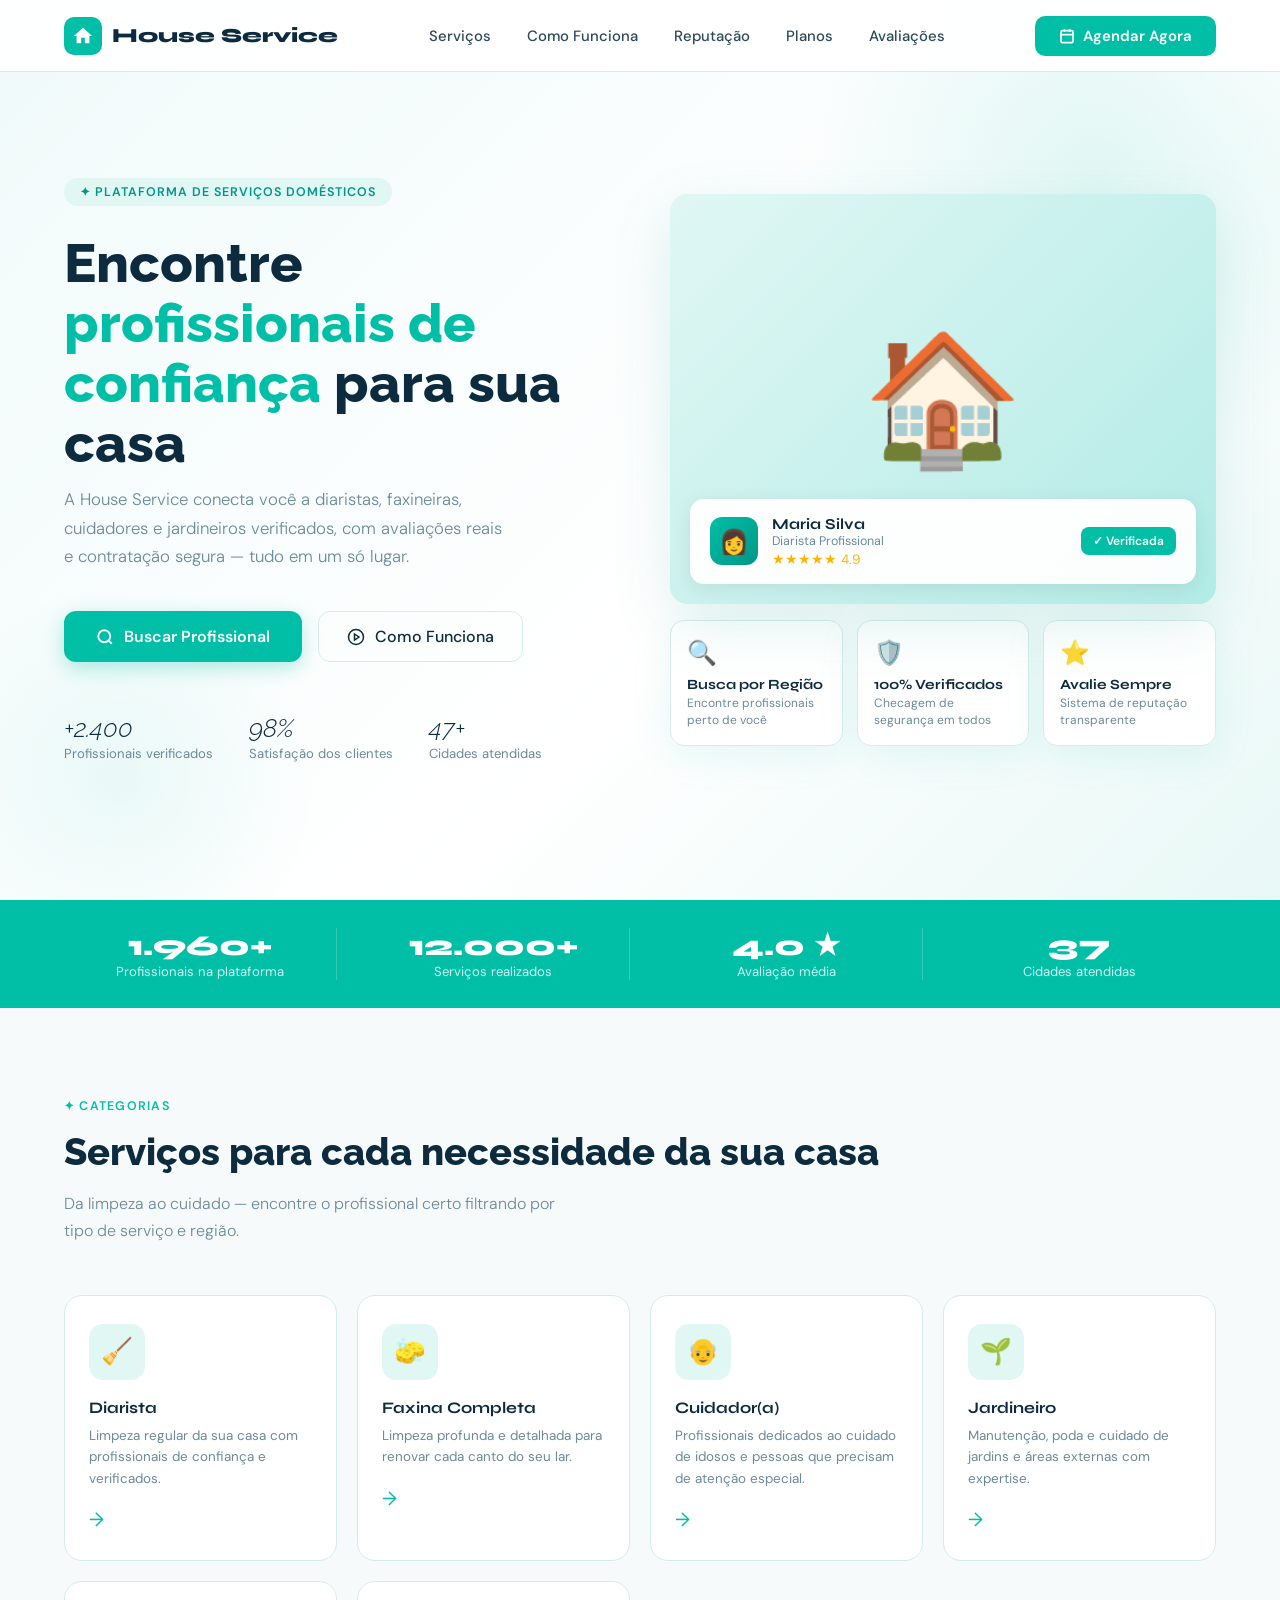
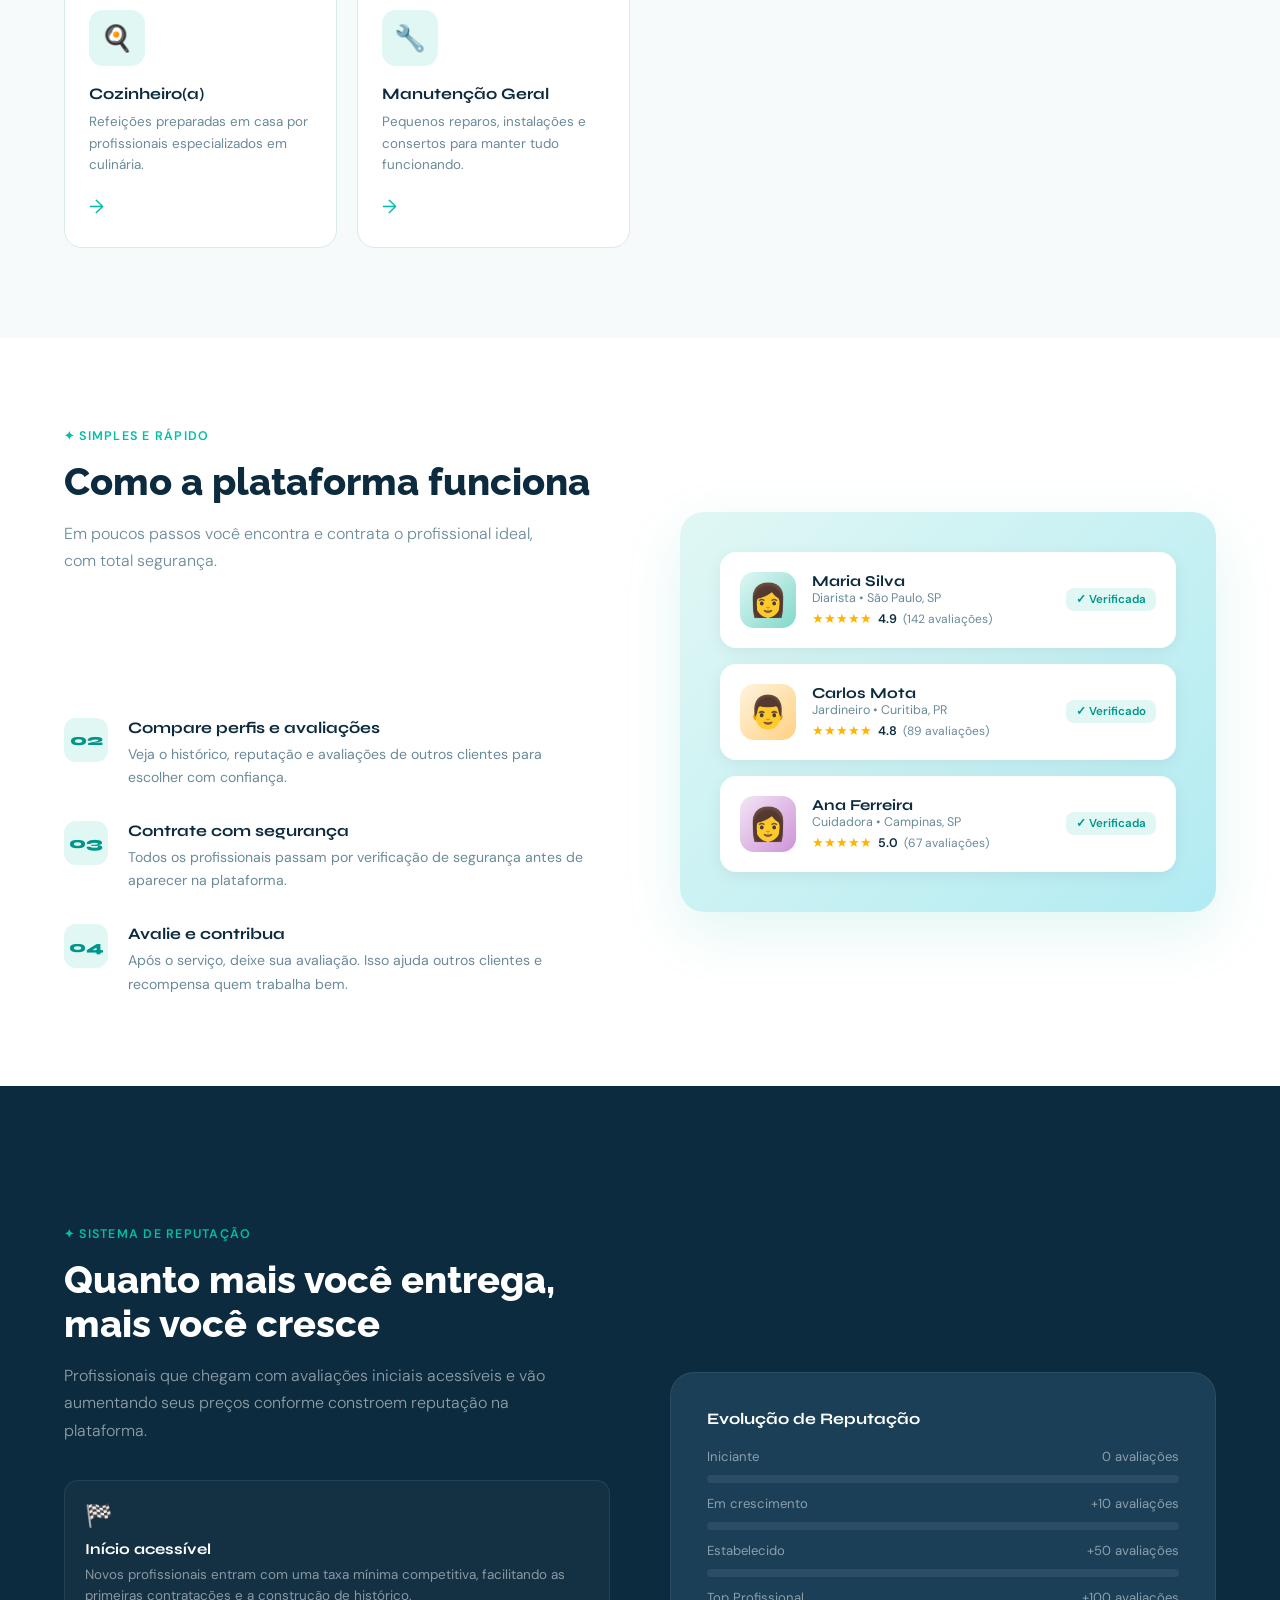
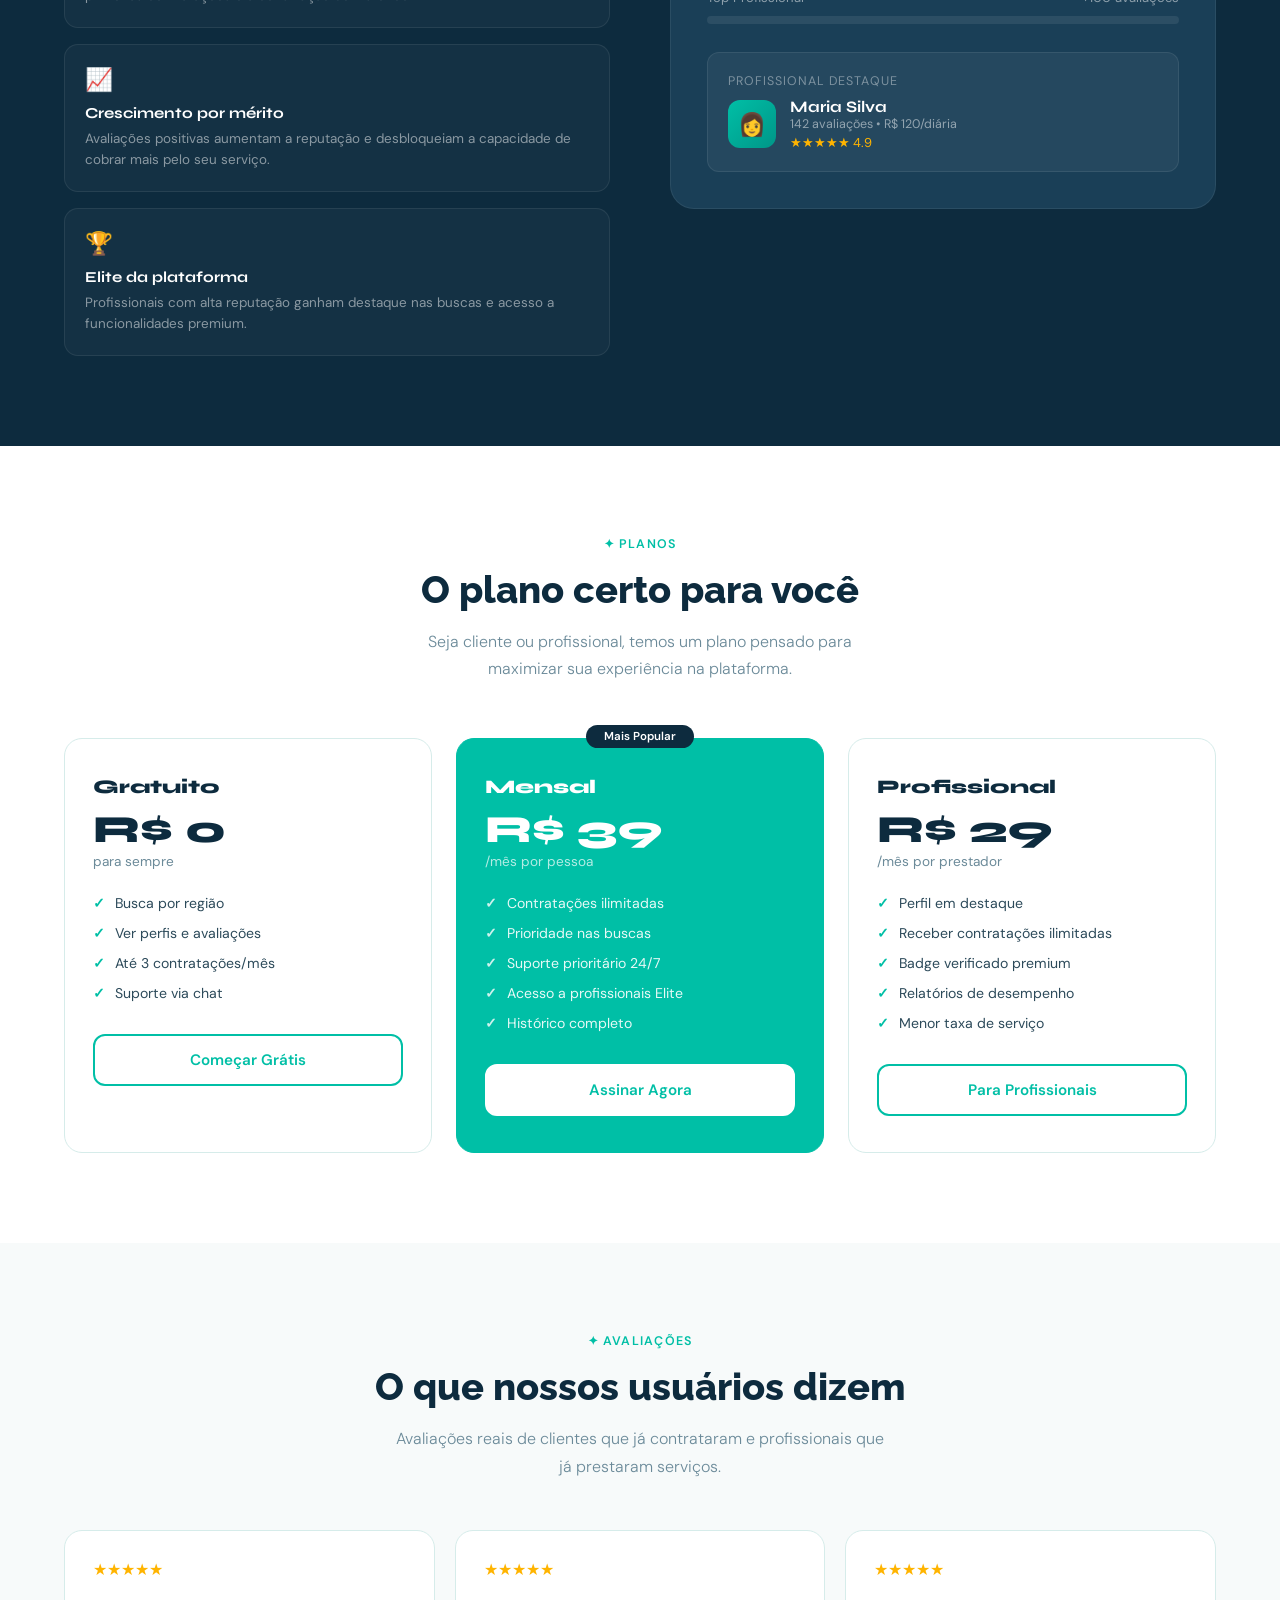
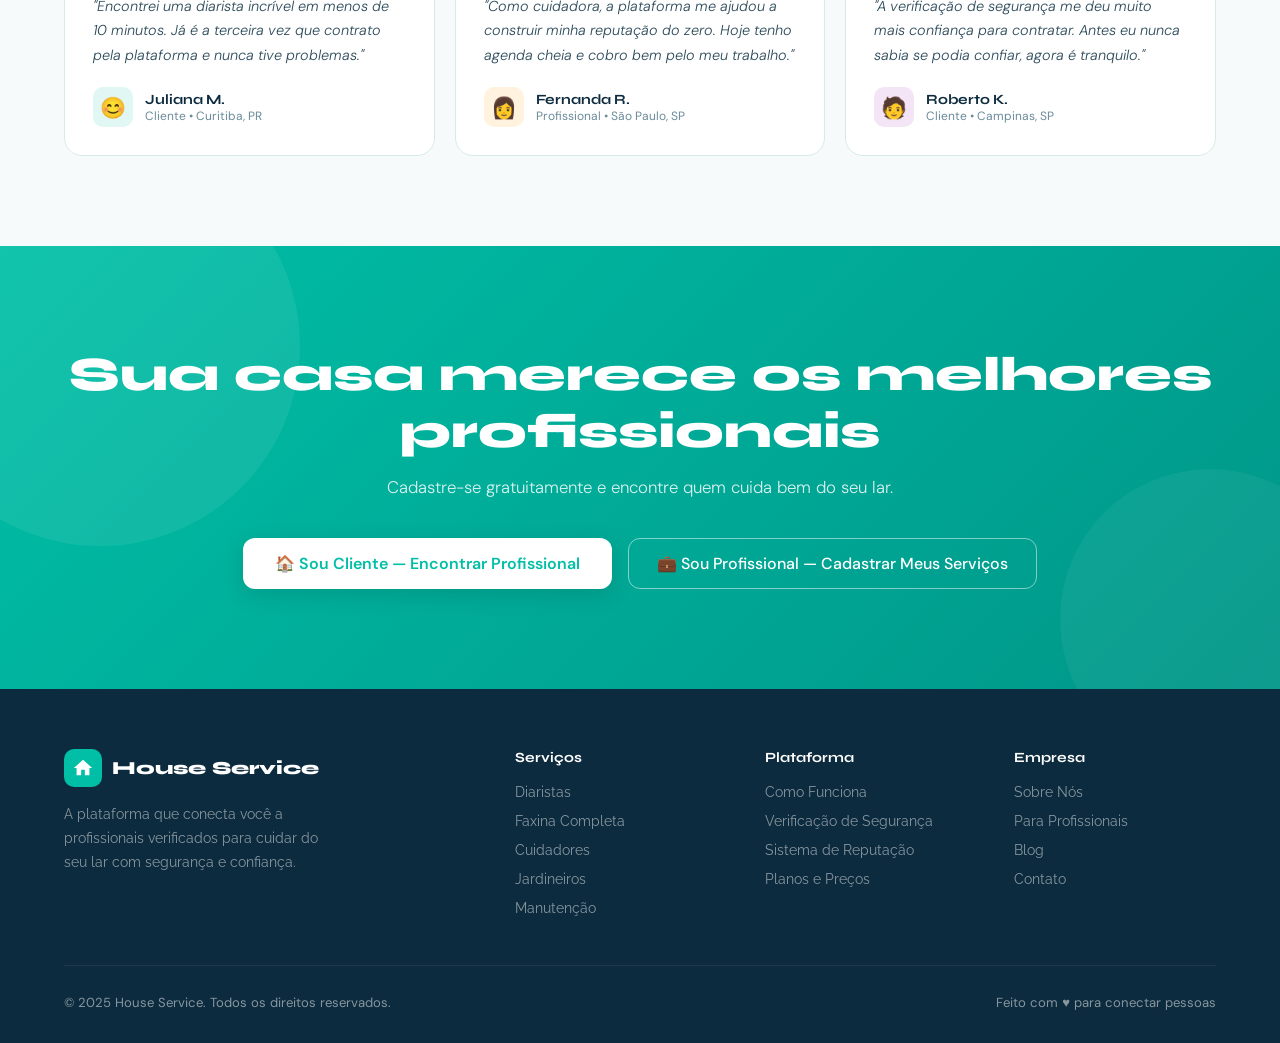
<file: index.html>
<html lang="pt-BR">
  <head>
    <meta charset="UTF-8" />
    <meta name="viewport" content="width=device-width, initial-scale=1.0" />
    <title>House Service — Sua Casa em Boas Mãos</title>
    <link rel="preconnect" href="https://fonts.googleapis.com">
    <link rel="preconnect" href="https://fonts.gstatic.com" crossorigin>
    <link href="https://fonts.googleapis.com/css2?family=Syne:wght@400;600;700;800&family=DM+Sans:ital,wght@0,300;0,400;0,500;1,300&family=Raleway:ital@0;1&display=swap" rel="stylesheet">
    <link rel="stylesheet" href="houseservice.css"/>
  </head>
  <body>
    <!-- NAV -->
    <nav id="navbar">
      <a href="#" class="logo">
        <div class="logo-icon">
          <svg viewBox="0 0 24 24">
            <path d="M10 20v-6h4v6h5v-8h3L12 3 2 12h3v8z" />
          </svg>
        </div>
        House Service
      </a>
      <ul class="nav-links">
        <li><a href="#servicos">Serviços</a></li>
        <li><a href="#como-funciona">Como Funciona</a></li>
        <li><a href="#reputacao">Reputação</a></li>
        <li><a href="#planos">Planos</a></li>
        <li><a href="#avaliacoes">Avaliações</a></li>
      </ul>
      <button class="nav-cta">
        <svg width="16" height="16" viewBox="0 0 24 24" fill="none" stroke="currentColor" stroke-width="2.5">
          <rect x="3" y="4" width="18" height="18" rx="2" />
          <line x1="16" y1="2" x2="16" y2="6" />
          <line x1="8" y1="2" x2="8" y2="6" />
          <line x1="3" y1="10" x2="21" y2="10" />
        </svg>
        Agendar Agora
      </button>
    </nav>

    <!-- HERO -->
    <section class="hero">
      <div class="hero-content">
        <div class="hero-badge">✦ Plataforma de Serviços Domésticos</div>
        <h1>Encontre <span>profissionais de confiança</span> para sua casa</h1>
        <p class="hero-sub">
          A House Service conecta você a diaristas, faxineiras, cuidadores e
          jardineiros verificados, com avaliações reais e contratação segura —
          tudo em um só lugar.
        </p>
        <div class="hero-actions">
          <a href="#servicos" class="btn-primary">
            <svg width="18" height="18" viewBox="0 0 24 24" fill="none" stroke="currentColor" stroke-width="2.5">
              <circle cx="11" cy="11" r="8" />
              <line x1="21" y1="21" x2="16.65" y2="16.65" />
            </svg>
            Buscar Profissional
          </a>
          <a href="#como-funciona" class="btn-outline">
            <svg width="18" height="18" viewBox="0 0 24 24" fill="none" stroke="currentColor" stroke-width="2">
              <circle cx="12" cy="12" r="10" />
              <polygon points="10 8 16 12 10 16 10 8" />
            </svg>
            Como Funciona
          </a>
        </div>
        <div class="hero-trust">
          <div class="trust-item">
            <span class="trust-num">+2.400</span>
            <span class="trust-label">Profissionais verificados</span>
          </div>
          <div class="trust-item">
            <span class="trust-num">98%</span>
            <span class="trust-label">Satisfação dos clientes</span>
          </div>
          <div class="trust-item">
            <span class="trust-num">47+</span>
            <span class="trust-label">Cidades atendidas</span>
          </div>
        </div>
      </div>

      <div class="hero-visual">
        <div class="hero-card-main">
          <div class="hero-room-illustration">🏠</div>
          <div class="hero-overlay-card">
            <div class="professional-avatar">👩</div>
            <div class="overlay-info">
              <div class="overlay-name">Maria Silva</div>
              <div class="overlay-role">Diarista Profissional</div>
              <div class="overlay-stars">★★★★★ 4.9</div>
            </div>
            <div class="overlay-check">✓ Verificada</div>
          </div>
        </div>
        <div class="hero-mini-cards">
          <div class="mini-card">
            <div class="mini-icon">🔍</div>
            <div class="mini-title">Busca por Região</div>
            <div class="mini-desc">Encontre profissionais perto de você</div>
          </div>
          <div class="mini-card">
            <div class="mini-icon">🛡️</div>
            <div class="mini-title">100% Verificados</div>
            <div class="mini-desc">Checagem de segurança em todos</div>
          </div>
          <div class="mini-card">
            <div class="mini-icon">⭐</div>
            <div class="mini-title">Avalie Sempre</div>
            <div class="mini-desc">Sistema de reputação transparente</div>
          </div>
        </div>
      </div>
    </section>

    <!-- STATS BANNER -->
    <div class="stats-banner">
      <div class="stat-item">
        <div class="stat-num">2.400+</div>
        <div class="stat-label">Profissionais na plataforma</div>
      </div>
      <div class="stat-item">
        <div class="stat-num">15 mil+</div>
        <div class="stat-label">Serviços realizados</div>
      </div>
      <div class="stat-item">
        <div class="stat-num">4.9 ★</div>
        <div class="stat-label">Avaliação média</div>
      </div>
      <div class="stat-item">
        <div class="stat-num">47</div>
        <div class="stat-label">Cidades atendidas</div>
      </div>
    </div>

    <!-- SERVICES -->
    <section id="servicos" class="services-section">
      <div class="reveal">
        <div class="section-label">✦ Categorias</div>
        <h2 class="section-title">Serviços para cada necessidade da sua casa</h2>
        <p class="section-sub">
          Da limpeza ao cuidado — encontre o profissional certo filtrando por
          tipo de serviço e região.
        </p>
      </div>
      <div class="services-grid reveal">
        <div class="service-card">
          <div class="service-icon">🧹</div>
          <div class="service-name">Diarista</div>
          <div class="service-desc">
            Limpeza regular da sua casa com profissionais de confiança e verificados.
          </div>
          <div class="service-arrow">→</div>
        </div>
        <div class="service-card">
          <div class="service-icon">🧽</div>
          <div class="service-name">Faxina Completa</div>
          <div class="service-desc">
            Limpeza profunda e detalhada para renovar cada canto do seu lar.
          </div>
          <div class="service-arrow">→</div>
        </div>
        <div class="service-card">
          <div class="service-icon">👴</div>
          <div class="service-name">Cuidador(a)</div>
          <div class="service-desc">
            Profissionais dedicados ao cuidado de idosos e pessoas que precisam de atenção especial.
          </div>
          <div class="service-arrow">→</div>
        </div>
        <div class="service-card">
          <div class="service-icon">🌱</div>
          <div class="service-name">Jardineiro</div>
          <div class="service-desc">
            Manutenção, poda e cuidado de jardins e áreas externas com expertise.
          </div>
          <div class="service-arrow">→</div>
        </div>
        <div class="service-card">
          <div class="service-icon">🍳</div>
          <div class="service-name">Cozinheiro(a)</div>
          <div class="service-desc">
            Refeições preparadas em casa por profissionais especializados em culinária.
          </div>
          <div class="service-arrow">→</div>
        </div>
        <div class="service-card">
          <div class="service-icon">🔧</div>
          <div class="service-name">Manutenção Geral</div>
          <div class="service-desc">
            Pequenos reparos, instalações e consertos para manter tudo funcionando.
          </div>
          <div class="service-arrow">→</div>
        </div>
      </div>
    </section>

    <!-- HOW IT WORKS -->
    <section id="como-funciona">
      <div class="how-grid">
        <div>
          <div class="reveal">
            <div class="section-label">✦ Simples e Rápido</div>
            <h2 class="section-title">Como a plataforma funciona</h2>
            <p class="section-sub">
              Em poucos passos você encontra e contrata o profissional ideal,
              com total segurança.
            </p>
          </div>
          <div class="steps-list">
            <div class="step">
              <div class="step-num">01</div>
              <div class="step-content">
                <div class="step-title">Busque por serviço e região</div>
                <div class="step-desc">
                  Use os filtros para encontrar profissionais disponíveis na sua
                  cidade, na categoria que você precisa.
                </div>
              </div>
            </div>
            <div class="step">
              <div class="step-num">02</div>
              <div class="step-content">
                <div class="step-title">Compare perfis e avaliações</div>
                <div class="step-desc">
                  Veja o histórico, reputação e avaliações de outros clientes
                  para escolher com confiança.
                </div>
              </div>
            </div>
            <div class="step">
              <div class="step-num">03</div>
              <div class="step-content">
                <div class="step-title">Contrate com segurança</div>
                <div class="step-desc">
                  Todos os profissionais passam por verificação de segurança
                  antes de aparecer na plataforma.
                </div>
              </div>
            </div>
            <div class="step">
              <div class="step-num">04</div>
              <div class="step-content">
                <div class="step-title">Avalie e contribua</div>
                <div class="step-desc">
                  Após o serviço, deixe sua avaliação. Isso ajuda outros
                  clientes e recompensa quem trabalha bem.
                </div>
              </div>
            </div>
          </div>
        </div>
        <div class="how-visual reveal">
          <div class="profile-card-big">
            <div class="profile-avatar avatar-a">👩</div>
            <div class="profile-info">
              <div class="profile-name">Maria Silva</div>
              <div class="profile-role">Diarista • São Paulo, SP</div>
              <div class="profile-rating">
                <span class="stars">★★★★★</span>
                <span class="rating-num">4.9</span>
                <span class="reviews-count">(142 avaliações)</span>
              </div>
            </div>
            <div class="verified-badge">✓ Verificada</div>
          </div>
          <div class="profile-card-big">
            <div class="profile-avatar avatar-b">👨</div>
            <div class="profile-info">
              <div class="profile-name">Carlos Mota</div>
              <div class="profile-role">Jardineiro • Curitiba, PR</div>
              <div class="profile-rating">
                <span class="stars">★★★★★</span>
                <span class="rating-num">4.8</span>
                <span class="reviews-count">(89 avaliações)</span>
              </div>
            </div>
            <div class="verified-badge">✓ Verificado</div>
          </div>
          <div class="profile-card-big">
            <div class="profile-avatar avatar-c">👩</div>
            <div class="profile-info">
              <div class="profile-name">Ana Ferreira</div>
              <div class="profile-role">Cuidadora • Campinas, SP</div>
              <div class="profile-rating">
                <span class="stars">★★★★★</span>
                <span class="rating-num">5.0</span>
                <span class="reviews-count">(67 avaliações)</span>
              </div>
            </div>
            <div class="verified-badge">✓ Verificada</div>
          </div>
        </div>
      </div>
    </section>

    <!-- REPUTATION -->
    <section id="reputacao" class="reputation-section">
      <div class="rep-grid">
        <div class="reveal">
          <div class="section-label">✦ Sistema de Reputação</div>
          <h2 class="section-title">Quanto mais você entrega, mais você cresce</h2>
          <p class="section-sub">
            Profissionais que chegam com avaliações iniciais acessíveis e vão
            aumentando seus preços conforme constroem reputação na plataforma.
          </p>
          <div class="rep-cards" style="margin-top: 36px">
            <div class="rep-card">
              <div class="rep-card-icon">🏁</div>
              <div class="rep-card-title">Início acessível</div>
              <div class="rep-card-desc">
                Novos profissionais entram com uma taxa mínima competitiva,
                facilitando as primeiras contratações e a construção de histórico.
              </div>
            </div>
            <div class="rep-card">
              <div class="rep-card-icon">📈</div>
              <div class="rep-card-title">Crescimento por mérito</div>
              <div class="rep-card-desc">
                Avaliações positivas aumentam a reputação e desbloqueiam a
                capacidade de cobrar mais pelo seu serviço.
              </div>
            </div>
            <div class="rep-card">
              <div class="rep-card-icon">🏆</div>
              <div class="rep-card-title">Elite da plataforma</div>
              <div class="rep-card-desc">
                Profissionais com alta reputação ganham destaque nas buscas e
                acesso a funcionalidades premium.
              </div>
            </div>
          </div>
        </div>
        <div class="rep-visual reveal">
          <div class="rep-chart">
            <div style="font-family: 'Syne', sans-serif; font-weight: 700; color: white; margin-bottom: 20px; font-size: 1rem;">
              Evolução de Reputação
            </div>
            <div class="rep-label-row">
              <span>Iniciante</span><span>0 avaliações</span>
            </div>
            <div class="rep-bar-wrap">
              <div class="rep-bar" data-width="20%"></div>
            </div>
            <div class="rep-label-row">
              <span>Em crescimento</span><span>+10 avaliações</span>
            </div>
            <div class="rep-bar-wrap">
              <div class="rep-bar" data-width="45%"></div>
            </div>
            <div class="rep-label-row">
              <span>Estabelecido</span><span>+50 avaliações</span>
            </div>
            <div class="rep-bar-wrap">
              <div class="rep-bar" data-width="68%"></div>
            </div>
            <div class="rep-label-row">
              <span>Top Profissional</span><span>+100 avaliações</span>
            </div>
            <div class="rep-bar-wrap">
              <div class="rep-bar" data-width="90%"></div>
            </div>
          </div>
          <div style="background: rgba(255,255,255,0.05); border-radius: 12px; padding: 20px; border: 1px solid rgba(255,255,255,0.08);">
            <div style="font-size: 0.78rem; color: rgba(255,255,255,0.4); margin-bottom: 8px; text-transform: uppercase; letter-spacing: 0.08em;">
              Profissional Destaque
            </div>
            <div style="display: flex; align-items: center; gap: 14px;">
              <div style="width: 48px; height: 48px; border-radius: 12px; background: linear-gradient(135deg, #00bfa6, #009688); display: flex; align-items: center; justify-content: center; font-size: 1.4rem;">
                👩
              </div>
              <div>
                <div style="color: white; font-family: 'Syne', sans-serif; font-weight: 700;">
                  Maria Silva
                </div>
                <div style="color: rgba(255,255,255,0.5); font-size: 0.78rem;">
                  142 avaliações • R$ 120/diária
                </div>
                <div style="color: #ffb400; font-size: 0.8rem; margin-top: 2px;">
                  ★★★★★ 4.9
                </div>
              </div>
            </div>
          </div>
        </div>
      </div>
    </section>

    <!-- PLANS -->
    <section id="planos">
      <div style="text-align: center" class="reveal">
        <div class="section-label" style="justify-content: center">✦ Planos</div>
        <h2 class="section-title">O plano certo para você</h2>
        <p class="section-sub" style="margin: 0 auto">
          Seja cliente ou profissional, temos um plano pensado para maximizar
          sua experiência na plataforma.
        </p>
      </div>
      <div class="plans-grid reveal">
        <div class="plan-card">
          <div class="plan-name">Gratuito</div>
          <div class="plan-price-wrap">
            <div class="plan-price">R$ 0</div>
            <div class="plan-per">para sempre</div>
          </div>
          <ul class="plan-features">
            <li>Busca por região</li>
            <li>Ver perfis e avaliações</li>
            <li>Até 3 contratações/mês</li>
            <li>Suporte via chat</li>
          </ul>
          <button class="plan-btn">Começar Grátis</button>
        </div>
        <div class="plan-card featured">
          <div class="plan-badge">Mais Popular</div>
          <div class="plan-name">Mensal</div>
          <div class="plan-price-wrap">
            <div class="plan-price">R$ 39</div>
            <div class="plan-per">/mês por pessoa</div>
          </div>
          <ul class="plan-features">
            <li>Contratações ilimitadas</li>
            <li>Prioridade nas buscas</li>
            <li>Suporte prioritário 24/7</li>
            <li>Acesso a profissionais Elite</li>
            <li>Histórico completo</li>
          </ul>
          <button class="plan-btn">Assinar Agora</button>
        </div>
        <div class="plan-card">
          <div class="plan-name">Profissional</div>
          <div class="plan-price-wrap">
            <div class="plan-price">R$ 29</div>
            <div class="plan-per">/mês por prestador</div>
          </div>
          <ul class="plan-features">
            <li>Perfil em destaque</li>
            <li>Receber contratações ilimitadas</li>
            <li>Badge verificado premium</li>
            <li>Relatórios de desempenho</li>
            <li>Menor taxa de serviço</li>
          </ul>
          <button class="plan-btn">Para Profissionais</button>
        </div>
      </div>
    </section>

    <!-- REVIEWS -->
    <section id="avaliacoes" class="reviews-section">
      <div style="text-align: center" class="reveal">
        <div class="section-label" style="justify-content: center">✦ Avaliações</div>
        <h2 class="section-title">O que nossos usuários dizem</h2>
        <p class="section-sub" style="margin: 0 auto">
          Avaliações reais de clientes que já contrataram e profissionais que já
          prestaram serviços.
        </p>
      </div>
      <div class="reviews-grid reveal">
        <div class="review-card">
          <div class="review-stars">★★★★★</div>
          <div class="review-text">
            "Encontrei uma diarista incrível em menos de 10 minutos. Já é a
            terceira vez que contrato pela plataforma e nunca tive problemas."
          </div>
          <div class="reviewer">
            <div class="reviewer-avatar" style="background: #e0f7f4">😊</div>
            <div>
              <div class="reviewer-name">Juliana M.</div>
              <div class="reviewer-tag">Cliente • Curitiba, PR</div>
            </div>
          </div>
        </div>
        <div class="review-card">
          <div class="review-stars">★★★★★</div>
          <div class="review-text">
            "Como cuidadora, a plataforma me ajudou a construir minha reputação
            do zero. Hoje tenho agenda cheia e cobro bem pelo meu trabalho."
          </div>
          <div class="reviewer">
            <div class="reviewer-avatar" style="background: #fff3e0">👩</div>
            <div>
              <div class="reviewer-name">Fernanda R.</div>
              <div class="reviewer-tag">Profissional • São Paulo, SP</div>
            </div>
          </div>
        </div>
        <div class="review-card">
          <div class="review-stars">★★★★★</div>
          <div class="review-text">
            "A verificação de segurança me deu muito mais confiança para
            contratar. Antes eu nunca sabia se podia confiar, agora é tranquilo."
          </div>
          <div class="reviewer">
            <div class="reviewer-avatar" style="background: #f3e5f5">🧑</div>
            <div>
              <div class="reviewer-name">Roberto K.</div>
              <div class="reviewer-tag">Cliente • Campinas, SP</div>
            </div>
          </div>
        </div>
      </div>
    </section>

    <!-- CTA -->
    <section class="cta-section">
      <h2 class="cta-title">Sua casa merece os melhores profissionais</h2>
      <p class="cta-sub">Cadastre-se gratuitamente e encontre quem cuida bem do seu lar.</p>
      <div class="cta-actions">
        <a href="#" class="btn-white">🏠 Sou Cliente — Encontrar Profissional</a>
        <a href="#" class="btn-ghost-white">💼 Sou Profissional — Cadastrar Meus Serviços</a>
      </div>
    </section>

    <!-- FOOTER -->
    <footer>
      <div class="footer-top">
        <div class="footer-brand">
          <a href="#" class="footer-logo">
            <div class="logo-icon">
              <svg viewBox="0 0 24 24" width="20" height="20">
                <path fill="white" d="M10 20v-6h4v6h5v-8h3L12 3 2 12h3v8z" />
              </svg>
            </div>
            House Service
          </a>
          <p class="footer-tagline">
            A plataforma que conecta você a profissionais verificados para
            cuidar do seu lar com segurança e confiança.
          </p>
        </div>
        <div>
          <div class="footer-col-title">Serviços</div>
          <ul class="footer-links">
            <li><a href="#">Diaristas</a></li>
            <li><a href="#">Faxina Completa</a></li>
            <li><a href="#">Cuidadores</a></li>
            <li><a href="#">Jardineiros</a></li>
            <li><a href="#">Manutenção</a></li>
          </ul>
        </div>
        <div>
          <div class="footer-col-title">Plataforma</div>
          <ul class="footer-links">
            <li><a href="#">Como Funciona</a></li>
            <li><a href="#">Verificação de Segurança</a></li>
            <li><a href="#">Sistema de Reputação</a></li>
            <li><a href="#">Planos e Preços</a></li>
          </ul>
        </div>
        <div>
          <div class="footer-col-title">Empresa</div>
          <ul class="footer-links">
            <li><a href="#">Sobre Nós</a></li>
            <li><a href="#">Para Profissionais</a></li>
            <li><a href="#">Blog</a></li>
            <li><a href="#">Contato</a></li>
          </ul>
        </div>
      </div>
      <div class="footer-bottom">
        <span>©️ 2025 House Service. Todos os direitos reservados.</span>
        <span>Feito com ♥️ para conectar pessoas</span>
      </div>
    </footer>

    <script src="houseservice.js"></script>
  </body>
</html>
</file>
<file: houseservice.css>
*,
*::before,
*::after {
  box-sizing: border-box;
  margin: 0;
  padding: 0;
}

:root {
  --teal: #00bfa6;
  --teal-dark: #009688;
  --teal-light: #e0f7f4;
  --navy: #0d2b3e;
  --navy-mid: #1a3f57;
  --white: #ffffff;
  --gray: #f7fafa;
  --text-muted: #6b8a99;
  --text-body: #2c4a5a;
  --border: #d6ecea;
  --shadow: 0 8px 40px rgba(0, 191, 166, 0.1);
  --radius: 18px;
}

html {
  scroll-behavior: smooth;
}

body {
  font-family: "DM Sans", sans-serif;
  color: var(--text-body);
  background: var(--white);
  overflow-x: hidden;
}

/* NAV */
nav {
  position: fixed;
  top: 0;
  left: 0;
  right: 0;
  z-index: 100;
  display: flex;
  align-items: center;
  justify-content: space-between;
  padding: 0 5vw;
  height: 72px;
  background: rgba(255, 255, 255, 0.92);
  backdrop-filter: blur(16px);
  border-bottom: 1px solid var(--border);
  transition: box-shadow 0.3s;
}
nav.scrolled {
  box-shadow: 0 4px 24px rgba(0, 150, 136, 0.1);
}

.logo {
  display: flex;
  align-items: center;
  gap: 10px;
  font-family: "Syne", sans-serif;
  font-weight: 800;
  font-size: 1.25rem;
  color: var(--navy);
  text-decoration: none;
}
.logo-icon {
  width: 38px;
  height: 38px;
  background: var(--teal);
  border-radius: 10px;
  display: flex;
  align-items: center;
  justify-content: center;
}
.logo-icon svg {
  width: 22px;
  height: 22px;
  fill: white;
}

.nav-links {
  display: flex;
  gap: 36px;
  list-style: none;
}
.nav-links a {
  text-decoration: none;
  color: var(--text-body);
  font-size: 0.93rem;
  font-weight: 500;
  transition: color 0.2s;
}
.nav-links a:hover {
  color: var(--teal);
}

.nav-cta {
  background: var(--teal);
  color: white;
  border: none;
  padding: 10px 24px;
  border-radius: 10px;
  font-family: "DM Sans", sans-serif;
  font-weight: 600;
  font-size: 0.93rem;
  cursor: pointer;
  transition: background 0.2s, transform 0.2s;
  display: flex;
  align-items: center;
  gap: 8px;
}
.nav-cta:hover {
  background: var(--teal-dark);
  transform: translateY(-1px);
}

/* HERO */
.hero {
  min-height: 100vh;
  display: grid;
  grid-template-columns: 1fr 1fr;
  align-items: center;
  padding: 100px 5vw 60px;
  gap: 60px;
  background: linear-gradient(135deg, #f0fafa 0%, #ffffff 60%, #e8f8f6 100%);
  position: relative;
  overflow: hidden;
}

.hero::before {
  content: "";
  position: absolute;
  top: -120px;
  right: -120px;
  width: 600px;
  height: 600px;
  background: radial-gradient(circle, rgba(0, 191, 166, 0.12) 0%, transparent 70%);
  border-radius: 50%;
  pointer-events: none;
}
.hero::after {
  content: "";
  position: absolute;
  bottom: -80px;
  left: -80px;
  width: 400px;
  height: 400px;
  background: radial-gradient(circle, rgba(0, 191, 166, 0.07) 0%, transparent 70%);
  border-radius: 50%;
  pointer-events: none;
}

.hero-content {
  position: relative;
  z-index: 1;
}

.hero-badge {
  display: inline-flex;
  align-items: center;
  gap: 8px;
  background: var(--teal-light);
  color: var(--teal-dark);
  padding: 6px 16px;
  border-radius: 50px;
  font-size: 0.78rem;
  font-weight: 600;
  letter-spacing: 0.08em;
  text-transform: uppercase;
  margin-bottom: 28px;
}

h1 {
  font-family: "Raleway", sans-serif;
  font-weight: 800;
  font-size: clamp(2.4rem, 4.5vw, 3.4rem);
  line-height: 1.1;
  color: var(--navy);
  margin-bottom: 12px;
}
h1 span {
  color: var(--teal);
}

.hero-sub {
  font-size: 1.05rem;
  color: var(--text-muted);
  line-height: 1.7;
  margin-bottom: 40px;
  max-width: 440px;
  font-weight: 300;
}

.hero-actions {
  display: flex;
  gap: 16px;
  flex-wrap: wrap;
  margin-bottom: 52px;
}

.btn-primary {
  background: var(--teal);
  color: white;
  padding: 14px 32px;
  border-radius: 12px;
  border: none;
  font-family: "DM Sans", sans-serif;
  font-weight: 600;
  font-size: 1rem;
  cursor: pointer;
  transition: all 0.25s;
  display: flex;
  align-items: center;
  gap: 10px;
  text-decoration: none;
  box-shadow: 0 6px 20px rgba(0, 191, 166, 0.3);
}
.btn-primary:hover {
  background: var(--teal-dark);
  transform: translateY(-2px);
  box-shadow: 0 10px 28px rgba(0, 191, 166, 0.4);
}

.btn-outline {
  background: transparent;
  color: var(--navy);
  padding: 14px 28px;
  border-radius: 12px;
  border: 1.5px solid var(--border);
  font-family: "DM Sans", sans-serif;
  font-weight: 500;
  font-size: 1rem;
  cursor: pointer;
  transition: all 0.25s;
  display: flex;
  align-items: center;
  gap: 10px;
  text-decoration: none;
}
.btn-outline:hover {
  border-color: var(--teal);
  color: var(--teal);
  background: var(--teal-light);
}

.hero-trust {
  display: flex;
  gap: 36px;
  flex-wrap: wrap;
}
.trust-item {
  display: flex;
  flex-direction: column;
  gap: 2px;
}
.trust-num {
  font-family: "Raleway", sans-serif;
  font-size: 1.55rem;
  font-weight: 300;
  color: var(--navy);
  font-style: italic;
}
.trust-label {
  font-size: 0.82rem;
  color: var(--text-muted);
  font-weight: 400;
}

/* HERO VISUAL */
.hero-visual {
  position: relative;
  z-index: 1;
  display: flex;
  flex-direction: column;
  gap: 16px;
}

.hero-card-main {
  background: white;
  border-radius: var(--radius);
  overflow: hidden;
  box-shadow: 0 20px 60px rgba(0, 150, 136, 0.13);
  aspect-ratio: 4/3;
  display: flex;
  align-items: flex-end;
  background: linear-gradient(160deg, #e8f8f6 0%, #c8f0ea 100%);
  position: relative;
}

.hero-room-illustration {
  position: absolute;
  inset: 0;
  display: flex;
  align-items: center;
  justify-content: center;
  font-size: 8rem;
  background: linear-gradient(135deg, #e0f7f4, #b2ebe6);
}

.hero-overlay-card {
  position: absolute;
  bottom: 20px;
  left: 20px;
  right: 20px;
  background: rgba(255, 255, 255, 0.95);
  backdrop-filter: blur(10px);
  border-radius: 14px;
  padding: 16px 20px;
  display: flex;
  align-items: center;
  gap: 14px;
  box-shadow: 0 4px 20px rgba(0, 0, 0, 0.08);
}

.professional-avatar {
  width: 48px;
  height: 48px;
  border-radius: 12px;
  background: linear-gradient(135deg, var(--teal), var(--teal-dark));
  display: flex;
  align-items: center;
  justify-content: center;
  font-size: 1.5rem;
  flex-shrink: 0;
}

.overlay-info {
  flex: 1;
}
.overlay-name {
  font-family: "Syne", sans-serif;
  font-weight: 700;
  font-size: 0.95rem;
  color: var(--navy);
}
.overlay-role {
  font-size: 0.78rem;
  color: var(--text-muted);
}
.overlay-stars {
  color: #ffb400;
  font-size: 0.85rem;
  margin-top: 2px;
}

.overlay-check {
  background: var(--teal);
  color: white;
  border-radius: 8px;
  padding: 6px 12px;
  font-size: 0.75rem;
  font-weight: 600;
  display: flex;
  align-items: center;
  gap: 4px;
}

.hero-mini-cards {
  display: flex;
  gap: 14px;
}
.mini-card {
  flex: 1;
  background: white;
  border-radius: 14px;
  padding: 16px;
  box-shadow: var(--shadow);
  border: 1px solid var(--border);
  transition: transform 0.2s;
}
.mini-card:hover {
  transform: translateY(-3px);
}
.mini-icon {
  font-size: 1.5rem;
  margin-bottom: 8px;
}
.mini-title {
  font-family: "Syne", sans-serif;
  font-weight: 700;
  font-size: 0.88rem;
  color: var(--navy);
}
.mini-desc {
  font-size: 0.75rem;
  color: var(--text-muted);
  margin-top: 2px;
  line-height: 1.4;
}

/* SECTION */
section {
  padding: 90px 5vw;
}

.section-label {
  display: inline-flex;
  align-items: center;
  gap: 8px;
  color: var(--teal);
  font-size: 0.78rem;
  font-weight: 600;
  letter-spacing: 0.1em;
  text-transform: uppercase;
  margin-bottom: 16px;
}

.section-title {
  font-family: "Raleway", sans-serif;
  font-weight: 800;
  font-size: clamp(1.8rem, 3vw, 2.5rem);
  color: var(--navy);
  line-height: 1.15;
  margin-bottom: 16px;
}

.section-sub {
  font-size: 1rem;
  color: var(--text-muted);
  max-width: 500px;
  line-height: 1.7;
  font-weight: 300;
}

/* SERVICES */
.services-section {
  background: var(--gray);
}

.services-grid {
  display: grid;
  grid-template-columns: repeat(auto-fit, minmax(220px, 1fr));
  gap: 20px;
  margin-top: 50px;
}

.service-card {
  background: white;
  border-radius: var(--radius);
  padding: 28px 24px;
  border: 1px solid var(--border);
  transition: all 0.3s;
  cursor: pointer;
  position: relative;
  overflow: hidden;
}
.service-card::before {
  content: "";
  position: absolute;
  bottom: 0;
  left: 0;
  right: 0;
  height: 3px;
  background: var(--teal);
  transform: scaleX(0);
  transition: transform 0.3s;
  transform-origin: left;
}
.service-card:hover {
  transform: translateY(-6px);
  box-shadow: var(--shadow);
  border-color: transparent;
}
.service-card:hover::before {
  transform: scaleX(1);
}

.service-icon {
  width: 56px;
  height: 56px;
  border-radius: 14px;
  background: var(--teal-light);
  display: flex;
  align-items: center;
  justify-content: center;
  font-size: 1.6rem;
  margin-bottom: 18px;
  transition: background 0.3s;
}
.service-card:hover .service-icon {
  background: var(--teal);
}

.service-name {
  font-family: "Syne", sans-serif;
  font-weight: 700;
  font-size: 1rem;
  color: var(--navy);
  margin-bottom: 8px;
}
.service-desc {
  font-size: 0.84rem;
  color: var(--text-muted);
  line-height: 1.6;
}

.service-arrow {
  margin-top: 18px;
  color: var(--teal);
  font-size: 1.2rem;
  transition: transform 0.2s;
}
.service-card:hover .service-arrow {
  transform: translateX(4px);
}

/* HOW IT WORKS */
.how-grid {
  display: grid;
  grid-template-columns: 1fr 1fr;
  gap: 80px;
  align-items: center;
}

.steps-list {
  display: flex;
  flex-direction: column;
  gap: 32px;
  margin-top: 40px;
}

.step {
  display: flex;
  gap: 20px;
  align-items: flex-start;
  opacity: 0;
  transform: translateX(-20px);
  transition: all 0.5s ease;
}
.step.visible {
  opacity: 1;
  transform: translateX(0);
}

.step-num {
  width: 44px;
  height: 44px;
  border-radius: 12px;
  background: var(--teal-light);
  color: var(--teal-dark);
  font-family: "Syne", sans-serif;
  font-weight: 800;
  font-size: 1rem;
  display: flex;
  align-items: center;
  justify-content: center;
  flex-shrink: 0;
}

/* CORRIGIDO: era "flex: 1px" */
.step-content {
  flex: 1;
}

.step-title {
  font-family: "Syne", sans-serif;
  font-weight: 700;
  font-size: 1rem;
  color: var(--navy);
  margin-bottom: 6px;
}
.step-desc {
  font-size: 0.88rem;
  color: var(--text-muted);
  line-height: 1.65;
}

.how-visual {
  background: linear-gradient(135deg, #e0f7f4, #b2ebf2);
  border-radius: 24px;
  padding: 40px;
  display: flex;
  flex-direction: column;
  gap: 16px;
  box-shadow: 0 20px 60px rgba(0, 191, 166, 0.12);
}

.profile-card-big {
  background: white;
  border-radius: 16px;
  padding: 20px;
  display: flex;
  gap: 16px;
  align-items: center;
  box-shadow: 0 4px 16px rgba(0, 0, 0, 0.06);
  transition: transform 0.2s;
}
.profile-card-big:hover {
  transform: scale(1.02);
}

.profile-avatar {
  width: 56px;
  height: 56px;
  border-radius: 14px;
  font-size: 2rem;
  display: flex;
  align-items: center;
  justify-content: center;
  flex-shrink: 0;
}
.avatar-a {
  background: linear-gradient(135deg, #e0f7f4, #80d8ca);
}
.avatar-b {
  background: linear-gradient(135deg, #fff3e0, #ffd180);
}
.avatar-c {
  background: linear-gradient(135deg, #f3e5f5, #ce93d8);
}

.profile-info {
  flex: 1;
}
.profile-name {
  font-family: "Syne", sans-serif;
  font-weight: 700;
  font-size: 0.95rem;
  color: var(--navy);
}
.profile-role {
  font-size: 0.78rem;
  color: var(--text-muted);
}
.profile-rating {
  display: flex;
  align-items: center;
  gap: 6px;
  margin-top: 4px;
}
.stars {
  color: #ffb400;
  font-size: 0.8rem;
}
.rating-num {
  font-size: 0.78rem;
  font-weight: 600;
  color: var(--navy);
}
.reviews-count {
  font-size: 0.75rem;
  color: var(--text-muted);
}

.verified-badge {
  background: var(--teal-light);
  color: var(--teal-dark);
  border-radius: 8px;
  padding: 4px 10px;
  font-size: 0.72rem;
  font-weight: 600;
  display: flex;
  align-items: center;
  gap: 4px;
}

/* REPUTATION */
.reputation-section {
  background: var(--navy);
  color: white;
}
.reputation-section .section-title {
  color: white;
}
.reputation-section .section-sub {
  color: rgba(255, 255, 255, 0.55);
}
.reputation-section .section-label {
  color: var(--teal);
}

.rep-grid {
  display: grid;
  grid-template-columns: 1fr 1fr;
  gap: 60px;
  align-items: center;
  margin-top: 50px;
}

.rep-visual {
  background: var(--navy-mid);
  border-radius: 24px;
  padding: 36px;
  border: 1px solid rgba(255, 255, 255, 0.07);
}

.rep-chart {
  margin-bottom: 28px;
}
.rep-label-row {
  display: flex;
  justify-content: space-between;
  font-size: 0.82rem;
  color: rgba(255, 255, 255, 0.5);
  margin-bottom: 10px;
}
.rep-bar-wrap {
  height: 8px;
  background: rgba(255, 255, 255, 0.08);
  border-radius: 50px;
  overflow: hidden;
  margin-bottom: 12px;
}
.rep-bar {
  height: 100%;
  border-radius: 50px;
  background: linear-gradient(90deg, var(--teal), #80cbc4);
  transition: width 1.2s ease;
  width: 0%;
}

.rep-cards {
  display: flex;
  flex-direction: column;
  gap: 16px;
}
.rep-card {
  border: 1px solid rgba(255, 255, 255, 0.08);
  border-radius: 14px;
  padding: 20px;
  background: rgba(255, 255, 255, 0.03);
  transition: border-color 0.2s;
}
.rep-card:hover {
  border-color: var(--teal);
}

.rep-card-icon {
  font-size: 1.4rem;
  margin-bottom: 10px;
}
.rep-card-title {
  font-family: "Syne", sans-serif;
  font-weight: 700;
  font-size: 0.95rem;
  margin-bottom: 6px;
}
.rep-card-desc {
  font-size: 0.84rem;
  color: rgba(255, 255, 255, 0.5);
  line-height: 1.6;
}

/* PLANS */
.plans-grid {
  display: grid;
  grid-template-columns: repeat(3, 1fr);
  gap: 24px;
  margin-top: 56px;
}

.plan-card {
  border-radius: var(--radius);
  padding: 36px 28px;
  border: 1.5px solid var(--border);
  position: relative;
  transition: all 0.3s;
  background: white;
}
.plan-card:hover {
  transform: translateY(-6px);
  box-shadow: var(--shadow);
}
.plan-card.featured {
  background: var(--teal);
  border-color: var(--teal);
  color: white;
}
.plan-badge {
  position: absolute;
  top: -14px;
  left: 50%;
  transform: translateX(-50%);
  background: var(--navy);
  color: white;
  border-radius: 50px;
  padding: 4px 18px;
  font-size: 0.72rem;
  font-weight: 600;
  white-space: nowrap;
}

.plan-name {
  font-family: "Syne", sans-serif;
  font-weight: 800;
  font-size: 1.2rem;
  margin-bottom: 8px;
  color: var(--navy);
}
.plan-card.featured .plan-name {
  color: white;
}
.plan-price-wrap {
  margin-bottom: 24px;
}
.plan-price {
  font-family: "Syne", sans-serif;
  font-weight: 800;
  font-size: 2.4rem;
  color: var(--navy);
}
.plan-card.featured .plan-price {
  color: white;
}
.plan-per {
  font-size: 0.85rem;
  color: var(--text-muted);
}
.plan-card.featured .plan-per {
  color: rgba(255, 255, 255, 0.7);
}

.plan-features {
  list-style: none;
  display: flex;
  flex-direction: column;
  gap: 12px;
  margin-bottom: 32px;
}
.plan-features li {
  display: flex;
  gap: 10px;
  align-items: center;
  font-size: 0.88rem;
  color: var(--text-body);
}
.plan-card.featured .plan-features li {
  color: rgba(255, 255, 255, 0.9);
}
.plan-features li::before {
  content: "✓";
  color: var(--teal);
  font-weight: 700;
  flex-shrink: 0;
}
.plan-card.featured .plan-features li::before {
  color: rgba(255, 255, 255, 0.8);
}

.plan-btn {
  width: 100%;
  padding: 14px;
  border-radius: 12px;
  font-family: "DM Sans", sans-serif;
  font-weight: 600;
  font-size: 0.95rem;
  cursor: pointer;
  transition: all 0.2s;
  border: 2px solid var(--teal);
  color: var(--teal);
  background: transparent;
}
.plan-btn:hover {
  background: var(--teal);
  color: white;
}
.plan-card.featured .plan-btn {
  background: white;
  color: var(--teal);
  border-color: white;
}
.plan-card.featured .plan-btn:hover {
  background: var(--navy);
  border-color: var(--navy);
  color: white;
}

/* REVIEWS */
.reviews-section {
  background: var(--gray);
}

.reviews-grid {
  display: grid;
  grid-template-columns: repeat(3, 1fr);
  gap: 20px;
  margin-top: 50px;
}

.review-card {
  background: white;
  border-radius: var(--radius);
  padding: 28px;
  border: 1px solid var(--border);
  transition: all 0.25s;
}
.review-card:hover {
  transform: translateY(-4px);
  box-shadow: var(--shadow);
}

.review-stars {
  color: #ffb400;
  font-size: 1rem;
  margin-bottom: 14px;
}
.review-text {
  font-size: 0.9rem;
  color: var(--text-body);
  line-height: 1.7;
  margin-bottom: 20px;
  font-style: italic;
  font-weight: 300;
}
.reviewer {
  display: flex;
  align-items: center;
  gap: 12px;
}
.reviewer-avatar {
  width: 40px;
  height: 40px;
  border-radius: 10px;
  font-size: 1.3rem;
  display: flex;
  align-items: center;
  justify-content: center;
}
.reviewer-name {
  font-family: "Syne", sans-serif;
  font-weight: 700;
  font-size: 0.88rem;
  color: var(--navy);
}
.reviewer-tag {
  font-size: 0.75rem;
  color: var(--text-muted);
}

/* CTA */
.cta-section {
  background: linear-gradient(135deg, var(--teal) 0%, var(--teal-dark) 100%);
  text-align: center;
  padding: 100px 5vw;
  color: white;
  position: relative;
  overflow: hidden;
}
.cta-section::before {
  content: "";
  position: absolute;
  top: -100px;
  left: -100px;
  width: 400px;
  height: 400px;
  background: rgba(255, 255, 255, 0.07);
  border-radius: 50%;
}
.cta-section::after {
  content: "";
  position: absolute;
  bottom: -80px;
  right: -80px;
  width: 300px;
  height: 300px;
  background: rgba(255, 255, 255, 0.05);
  border-radius: 50%;
}

.cta-title {
  font-family: "Syne", sans-serif;
  font-weight: 800;
  font-size: clamp(2rem, 4vw, 3rem);
  margin-bottom: 16px;
  position: relative;
  z-index: 1;
}
.cta-sub {
  font-size: 1.05rem;
  opacity: 0.85;
  margin-bottom: 40px;
  position: relative;
  z-index: 1;
  font-weight: 300;
}

.cta-actions {
  display: flex;
  gap: 16px;
  justify-content: center;
  flex-wrap: wrap;
  position: relative;
  z-index: 1;
}

.btn-white {
  background: white;
  color: var(--teal);
  padding: 14px 32px;
  border-radius: 12px;
  border: none;
  font-family: "DM Sans", sans-serif;
  font-weight: 600;
  font-size: 1rem;
  cursor: pointer;
  transition: all 0.25s;
  text-decoration: none;
  display: inline-flex;
  align-items: center;
  gap: 8px;
  box-shadow: 0 6px 24px rgba(0, 0, 0, 0.12);
}
.btn-white:hover {
  transform: translateY(-2px);
  box-shadow: 0 10px 32px rgba(0, 0, 0, 0.18);
}

.btn-ghost-white {
  background: transparent;
  color: white;
  padding: 14px 28px;
  border-radius: 12px;
  border: 1.5px solid rgba(255, 255, 255, 0.5);
  font-family: "DM Sans", sans-serif;
  font-weight: 500;
  font-size: 1rem;
  cursor: pointer;
  transition: all 0.25s;
  text-decoration: none;
  display: inline-flex;
  align-items: center;
  gap: 8px;
}
.btn-ghost-white:hover {
  border-color: white;
  background: rgba(255, 255, 255, 0.1);
}

/* FOOTER */
footer {
  background: var(--navy);
  color: rgba(255, 255, 255, 0.5);
  padding: 60px 5vw 32px;
}

.footer-top {
  font-family: "Raleway", sans-serif;
  display: grid;
  grid-template-columns: 2fr 1fr 1fr 1fr;
  gap: 48px;
  margin-bottom: 48px;
}

/* CORRIGIDO: era "flex: 1px" */
.footer-brand {
  flex: 1;
}

.footer-logo {
  display: flex;
  align-items: center;
  gap: 10px;
  font-family: "Syne", sans-serif;
  font-weight: 800;
  font-size: 1.15rem;
  color: white;
  text-decoration: none;
  margin-bottom: 16px;
}
.footer-tagline {
  font-size: 0.88rem;
  line-height: 1.7;
  max-width: 280px;
}

.footer-col-title {
  font-family: "Syne", sans-serif;
  font-weight: 700;
  font-size: 0.88rem;
  color: white;
  margin-bottom: 16px;
}
.footer-links {
  list-style: none;
  display: flex;
  flex-direction: column;
  gap: 10px;
}
.footer-links a {
  color: rgba(255, 255, 255, 0.5);
  text-decoration: none;
  font-size: 0.85rem;
  transition: color 0.2s;
}
.footer-links a:hover {
  color: var(--teal);
}

.footer-bottom {
  border-top: 1px solid rgba(255, 255, 255, 0.07);
  padding-top: 28px;
  display: flex;
  justify-content: space-between;
  align-items: center;
  font-size: 0.82rem;
}

/* STATS BANNER */
.stats-banner {
  background: var(--teal);
  color: white;
  padding: 28px 5vw;
  display: grid;
  grid-template-columns: repeat(4, 1fr);
  text-align: center;
  gap: 20px;
}

.stat-item {
  border-right: 1px solid rgba(255, 255, 255, 0.2);
  padding: 0 20px;
}
.stat-item:last-child {
  border-right: none;
}
.stat-num {
  font-family: "Syne", sans-serif;
  font-weight: 800;
  font-size: 1.8rem;
}
.stat-label {
  font-size: 0.82rem;
  opacity: 0.8;
}

/* ANIMATIONS */
@keyframes fadeInUp {
  from {
    opacity: 0;
    transform: translateY(30px);
  }
  to {
    opacity: 1;
    transform: translateY(0);
  }
}

@keyframes fadeInRight {
  from {
    opacity: 0;
    transform: translateX(30px);
  }
  to {
    opacity: 1;
    transform: translateX(0);
  }
}

@keyframes float {
  0%, 100% {
    transform: translateY(0px);
  }
  50% {
    transform: translateY(-8px);
  }
}

.hero-content {
  animation: fadeInUp 0.8s ease both;
}
.hero-visual {
  animation: fadeInRight 0.8s 0.2s ease both;
}
.mini-card:nth-child(2) {
  animation-delay: 0.1s;
}

.hero-card-main {
  animation: float 6s ease-in-out infinite;
}

/* Responsive */
@media (max-width: 900px) {
  .hero {
    grid-template-columns: 1fr;
    padding-top: 120px;
  }
  .hero-visual {
    display: none;
  }
  .how-grid,
  .rep-grid {
    grid-template-columns: 1fr;
  }
  .plans-grid {
    grid-template-columns: 1fr;
  }
  .reviews-grid {
    grid-template-columns: 1fr;
  }
  .footer-top {
    grid-template-columns: 1fr 1fr;
  }
  .stats-banner {
    grid-template-columns: repeat(2, 1fr);
  }
  .nav-links {
    display: none;
  }
}

/* Scroll reveal */
.reveal {
  opacity: 0;
  transform: translateY(24px);
  transition: all 0.6s ease;
}
.reveal.visible {
  opacity: 1;
  transform: translateY(0);
}
</file>
